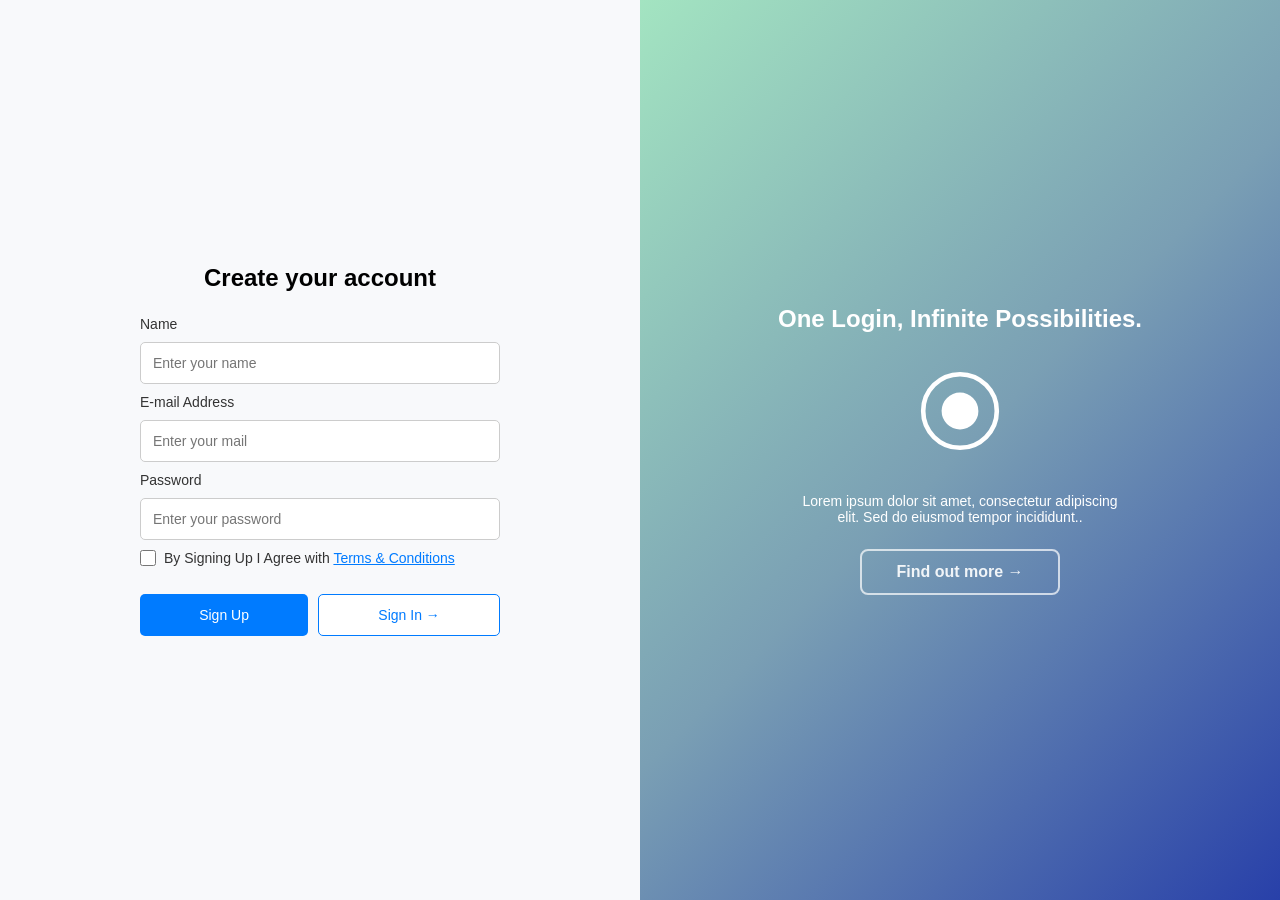
<file: public/index.html>
<!DOCTYPE html>
<html lang="en">
  <head>
    <meta charset="UTF-8" />
    <meta name="viewport" content="width=device-width, initial-scale=1.0" />
    <title>Login / Register</title>
    <link rel="stylesheet" href="styles.css" />
  </head>
  <body>
    <div class="container">
      <!-- Left Side -->
      <div class="left-panel">
        <div id="register-form">
          <h2 class="heading">Create your account</h2>
          <!-- Register Form -->
          <form>
            <label for="name">Name</label>
            <input
              type="text"
              id="name"
              placeholder="Enter your name"
              required
            />

            <label for="email">E-mail Address</label>
            <input
              type="email"
              id="email"
              placeholder="Enter your mail"
              required
            />

            <label for="password">Password</label>
            <input
              type="password"
              id="password"
              placeholder="Enter your password"
              required
            />

            <div class="terms">
              <input type="checkbox" id="terms" required />
              <label for="terms"
                >By Signing Up I Agree with
                <a href="#"> Terms & Conditions</a></label
              >
            </div>

            <div class="buttons">
              <button type="submit" class="signup-btn">Sign Up</button>
              <button type="button" class="signin-btn toggle-form-btn">
                Sign In →
              </button>
            </div>
          </form>
        </div>

        <!-- Login Form -->
        <div id="login-form" class="hidden">
          <h2 class="heading">Sign in to your account</h2>
          <form>
            <label for="login-email">E-mail Address</label>
            <input
              type="email"
              id="login-email"
              placeholder="Enter your email"
              required
            />

            <label for="login-password">Password</label>
            <input
              type="password"
              id="login-password"
              placeholder="Enter your password"
              required
            />

            <div class="login-checks">
              <div class="remember-me">
                <input type="checkbox" id="remember-me" />
                <label for="remember-me">Remember Me</label>
              </div>
              <a href="#" class="forgot-password">Forgot Password?</a>
            </div>

            <div class="buttons">
              <button type="submit" class="signup-btn">Sign In</button>
              <button type="button" class="signin-btn toggle-form-btn">
                Sign Up →
              </button>
            </div>
          </form>
        </div>
      </div>

      <!-- Right Side -->
      <div class="right-panel">
        <div class="content">
          <h2>One Login, Infinite Possibilities.</h2>
          <img src="svgs/logo.svg" alt="Logo" class="logo" />
          <p>
            Lorem ipsum dolor sit amet, consectetur adipiscing elit. Sed do
            eiusmod tempor incididunt..
          </p>
          <button class="toggle-btn">Find out more →</button>
        </div>
      </div>
    </div>

    <script type="module" src="./js/init-homepage.js"></script>
  </body>
</html>
</file>
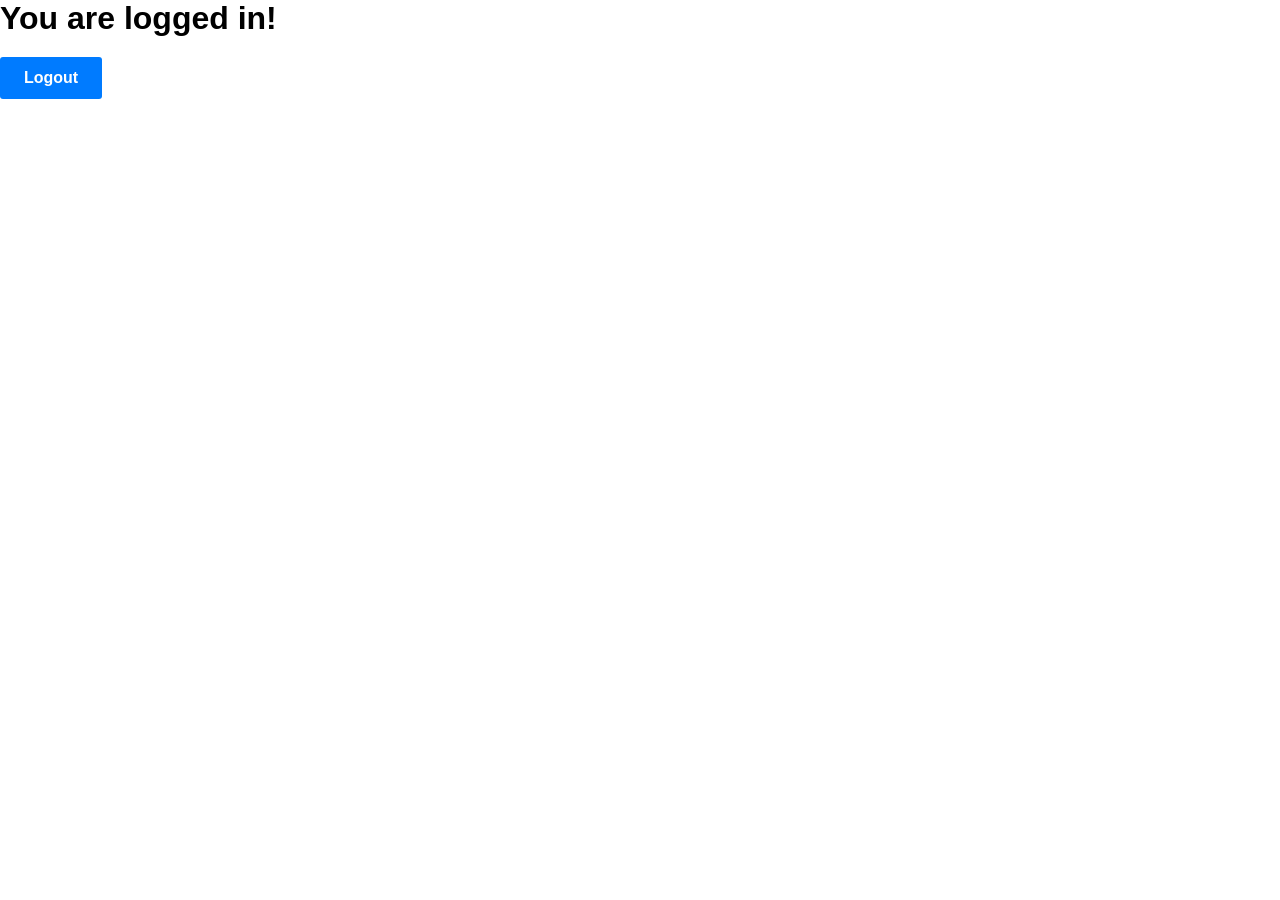
<file: public/dashboard.html>
<!DOCTYPE html>
<html lang="en">
  <head>
    <meta charset="UTF-8" />
    <meta name="viewport" content="width=device-width, initial-scale=1.0" />
    <title>Dashboard</title>
    <link rel="stylesheet" href="styles.css" />
  </head>
  <body>
    <h1>You are logged in!</h1>
    <button id="logout-btn" class="logout-btn">Logout</button>

    <script type="module" src="./js/init-dashboard.js"></script>
  </body>
</html>
</file>
<file: public/styles.css>
/* -------------------- */
/* Global Styles        */
/* -------------------- */
* {
  margin: 0;
  padding: 0;
  box-sizing: border-box;
  font-family: 'Arial', sans-serif;
}

/* -------------------- */
/* Mobile-First Layout  */
/* -------------------- */
.container {
  display: flex;
  flex-direction: column;
  width: 100vw;
  height: 100vh;
}

/* -------------------- */
/* Right Panel - Welcome Section */
/* -------------------- */
.right-panel {
  width: 100%;
  height: 40vh;
  background: linear-gradient(135deg, #A3E4C1, #7A9FB4, #2840A9);
  color: white;
  display: flex;
  justify-content: center;
  align-items: center;
  text-align: center;
  padding: 20px;
}

.right-panel .content {
  max-width: 400px;
}

.right-panel img {
  width: 120px;
  margin: 18px 0;
  padding: 14px;
}

.right-panel p {
  font-size: 14px;
  max-width: 320px;
  margin: 0 auto 24px auto;
}

/* -------------------- */
/* Left Panel - Form Section */
/* -------------------- */
.left-panel {
  width: 100%;
  height: 60vh;
  background: #F8F9FB;
  display: flex;
  justify-content: center;
  align-items: center;
  flex-direction: column;
  padding: 30px;
}

/* -------------------- */
/* Form Styling (Now Fully Responsive) */
/* -------------------- */
.heading {
  margin-bottom: 24px;
}

#register-form, #login-form {
  display: flex;
  flex-direction: column;
  justify-content: center;
  align-items: center;
  width: 100%;
  max-width: 400px; /* Prevents form from getting too wide on larger screens */
}

form {
  width: 100%;
  display: flex;
  flex-direction: column;
  gap: 10px; /* Adds spacing between elements */
}

/* Form Fields */
form label {
  font-size: 14px;
  color: #333;
}

form input {
  padding: 12px;
  border: 1px solid #ccc;
  border-radius: 5px;
  font-size: 14px;
  width: 100%;
}


/* -------------------- */
/* Terms and Conditions & Remember Me */
/* -------------------- */
.terms {
  display: flex;
  align-items: center;
  gap: 8px; /* Adds spacing between checkbox and text */
  font-size: 14px;
  color: #333;
}

.terms a {
  color: #007BFF;
}

/* Login checks */
.login-checks {
  display: flex;
  justify-content: space-between;
  width: 100%;
}

.remember-me {
  display: flex;
  align-items: center;
  gap: 8px;
  font-size: 14px;
  color: #333;
}

.forgot-password {
  font-size: 14px;
  color: #007BFF;
  text-align: right;
}

/* Ensure checkboxes don't shrink */
.terms input[type="checkbox"], .remember-me input[type="checkbox"] {
  width: 16px;
  height: 16px;
  cursor: pointer;
}

/* -------------------- */
/* Buttons (Flex-based for Auto-Fill) */
/* -------------------- */
.buttons {
  display: flex;
  gap: 10px;
  width: 100%;
  margin-top: 18px;
}

.signup-btn, .signin-btn {
  flex-grow: 1; /* Allows buttons to expand evenly */
  padding: 12px;
  border: none;
  border-radius: 5px;
  font-size: 14px;
  cursor: pointer;
  transition: 0.3s;
}

.signup-btn {
  background: #007BFF;
  color: white;
}

.signup-btn:hover {
  background: #0056b3;
}

.signin-btn {
  background: white;
  color: #007BFF;
  border: 1px solid #007BFF;
}

.signin-btn:hover {
  background: #007BFF;
  color: white;
}

/* Toggle Button */
.toggle-btn {
  background: transparent;
  border: 2px solid rgba(255, 255, 255, 0.7);
  color: rgba(255, 255, 255, 0.9);
  padding: 12px 24px;
  font-size: 16px;
  font-weight: 600;
  text-align: center;
  cursor: pointer;
  border-radius: 8px;
  transition: all 0.3s ease-in-out;
  display: inline-block;
  width: 200px;
}

/* Logout Button */
.logout-btn {
  background-color: #007bff; 
  color: white;
  padding: 12px 24px;
  border: none;
  border-radius: 3px;
  cursor: pointer;
  font-size: 16px;
  font-weight: 600;
  margin-top: 20px;
  transition: background-color 0.3s ease, transform 0.3s ease;
  display: inline-block;
}

.logout-btn:hover {
  background-color: #0056b3;
}
/* -------------------- */
/* Utility Classes */
/* -------------------- */
.center-content {
  display: flex;
  flex-direction: column;
  align-items: center;
  justify-content: center;
}

/* Hide Elements */
.hidden {
  display: none !important;
}

/* -------------------- */
/* Animations */
/* -------------------- */
.fade-in {
  display: block;
  animation: fadeIn 0.4s ease-in-out forwards;
}

.fade-out {
  animation: fadeOut 0.4s ease-in-out forwards;
}

@keyframes fadeIn {
  from { opacity: 0; }
  to { opacity: 1; }
}

@keyframes fadeOut {
  from { opacity: 1; }
  to { opacity: 0; }
}

/* Message Box Styles */
.message-box {
  position: fixed;
  top: 20px;
  left: 50%;
  transform: translateX(-50%);
  color: white;
  padding: 16px;
  border-radius: 4px;
  box-shadow: 0 2px 4px rgba(0, 0, 0, 0.2);
  opacity: 0;
  visibility: hidden;
  transition: opacity 0.5s, visibility 0.5s;
  z-index: 1000;
}

.message-box.success {
  background-color: #82c285;
}

.message-box.error {
  background-color: #b25959;
}

.message-box.show {
  opacity: 1;
  visibility: visible;
}

.message-box.hide {
  opacity: 0;
  visibility: hidden;
}

/* -------------------- */
/* Responsive Design (Mobile-First) */
/* -------------------- */

/* Tablet Layout (768px and up) */
@media screen and (min-width: 768px) {
  .container {
      flex-direction: row;
  }

  .left-panel {
      width: 50%;
      height: 100vh;
  }

  .right-panel {
      width: 50%;
      height: 100vh;
  }

  #register-form, #login-form {
      max-width: 320px;
  }
}

/* Desktop Layout */
@media screen and (min-width: 1024px) {
  .left-panel .content {
      max-width: 60%;
  }

  .left-panel img {
      width: 120px;
  }

  /* Slightly larger form size for desktops */
  #register-form, #login-form {
      max-width: 360px;
  }
}
</file>
